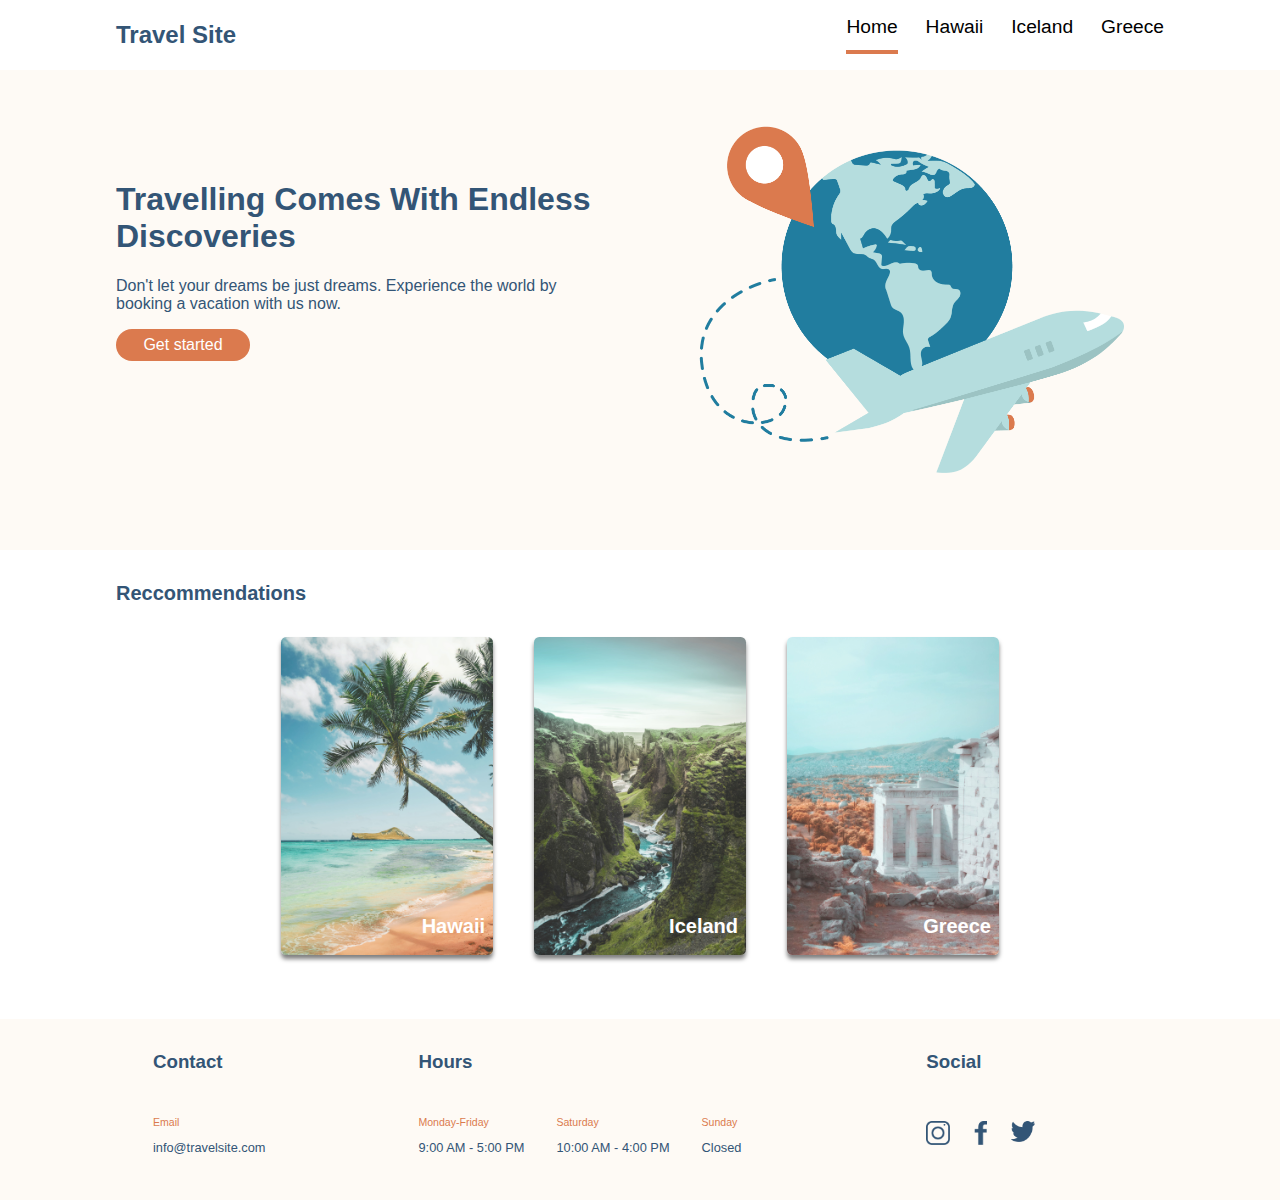
<file: index.html>
<!DOCTYPE html>
<html lang="en">
<head>
	<meta charset="UTF-8">
	<meta name="viewport" content="width=device-width, initial-scale=1.0">
	<link rel="stylesheet" href="./css/global.css">
	<link rel="stylesheet" href="./css/main.css">
	<title>Travel-site</title>
</head>
<body>
	<header>
		<nav class = "nav__header">
			<h2 class = "nav__header__title">Travel Site</h2>
			<ul class="nav__header__link-container">
				<li class="nav__header__link">
					<a href="#" class="nav__header__link-text">Home</a>
					<span class="nav__header__link-underline"></span>
				</li>				
				<li class="nav__header__link">
					<a href="./pages/hawaii.html" class="nav__header__link-text">Hawaii</a>
					<span class="nav__header__link-underline nav__header__link-underline--hidden"></span>
				</li>				
				<li class="nav__header__link">
					<a href="./pages/iceland.html" class="nav__header__link-text">Iceland</a>
					<span class="nav__header__link-underline nav__header__link-underline--hidden"></span>
				</li>				
				<li class="nav__header__link">
					<a href="./pages/greece.html" class="nav__header__link-text">Greece</a>
					<span class="nav__header__link-underline nav__header__link-underline--hidden"></span>
				</li>				
			</ul>
		</nav>	
	</header>
	<section class = "hero__block">
		<div class="hero__text-block">
			<h1 class="hero__slogan">Travelling Comes With Endless Discoveries</h1>
			<p class="hero__description">
			Don't let your dreams be just dreams. Experience the world by booking a vacation with us now.
			</p>
			<button form="" class="btn__style">Get started</button>
		</div>
		<figure>
			<img src="./assets/images/hero.png" alt="Hero image" class="hero__img">
		</figure>
	</section>
	<main>
		<div class="mc__block">
			<h2 class="mc__title">Reccommendations</h2>
			<div class="mc__card__parent">
				<a href="./pages/hawaii.html" class="mc__card-link">
					<div class="mc__card mc__card--hawaii">
						<h2 class="mc__card-name">Hawaii</h2>
					</div>
				</a>
				<a href="./pages/iceland.html" class="mc__card-link">
					<div class="mc__card mc__card--iceland">
						<h2 class="mc__card-name">Iceland</h2>
					</div>
				</a>
				<a href="./pages/greece.html" class="mc__card-link">
					<div class="mc__card mc__card--greece">
						<h2 class="mc__card-name">Greece</h2>
					</div>
				</a>
			</div>
		</div>
	</main>
	<footer>
		<nav class="nav__footer">
			<div class="nav__footer__contacts">
				<h3 class="nav__footer__title">Contact</h3>
				<p class="nav__footer__title-sub">Email</p>
				<p class="nav__footer__info">info@travelsite.com</p>
			</div>
			<div class="nav__footer__oop">
				<h3 class="nav__footer__title">Hours</h3>
				<div class="nav__footer__time-box">
					<div class="nav__footer__time-sub-box">
						<p class="nav__footer__title-sub">Monday-Friday</p>
						<p class="nav__footer__info">9:00 AM - 5:00 PM</p>
					</div>
					<div class="nav__footer__time-sub-box">
						<p class="nav__footer__title-sub">Saturday</p>
						<p class="nav__footer__info">10:00 AM - 4:00 PM</p>
					</div>
					<div class="nav__footer__time-sub-box">
						<p class="nav__footer__title-sub">Sunday</p>
						<p class="nav__footer__info">Closed</p>
					</div>
				</div>
			</div>
			<div class="nav__footer__social">
				<h3 class="nav__footer__title">Social</h3>
				<div class="nav__footer__icon-container">
					<a href="https://instagram.com/" class="nav__footer__icon-link">
						<img src="./assets/images/icon-instagram.png" alt="Instagram Icon" class="nav__footer__icon">
					</a>
					<a href="https://facebook.com/" class="nav__footer__icon-link">
						<img src="./assets/images/icon-facebook.png" alt="Facebook Icon" class="nav__footer__icon">
					</a>
					<a href="https://twitter.com/" class="nav__footer__icon-link">
						<img src="./assets/images/icon-twitter.png" alt="Twitter Icon" class="nav__footer__icon">
					</a>
				</div>
			</div>
		</nav>
	</footer>
</body>
</html>
</file>
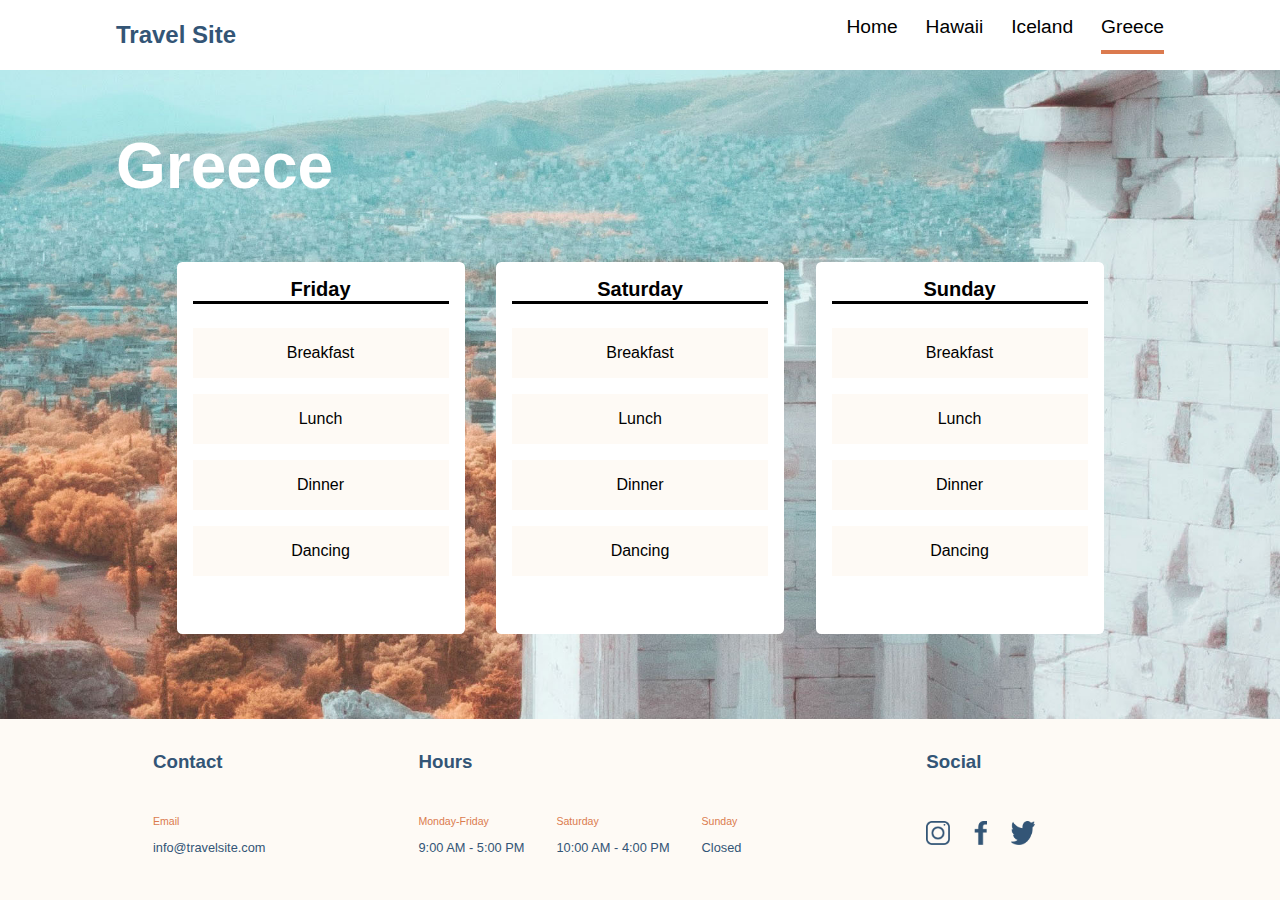
<file: pages/greece.html>
<!DOCTYPE html>
<html lang="en">
<head>
	<meta charset="UTF-8">
	<meta name="viewport" content="width=device-width, initial-scale=1.0">
	<link rel="stylesheet" href="../css/global.css">
	<link rel="stylesheet" href="../css/destination.css">
	<title>Greece-page</title>
</head>
<body>
	<header>
		<nav class = "nav__header">
			<h2 class = "nav__header__title">Travel Site</h2>
			<ul class="nav__header__link-container">
				<li class="nav__header__link">
					<a href="../index.html" class="nav__header__link-text">Home</a>
					<span class="nav__header__link-underline nav__header__link-underline--hidden"></span>
				</li>				
				<li class="nav__header__link">
					<a href="./hawaii.html" class="nav__header__link-text">Hawaii</a>
					<span class="nav__header__link-underline nav__header__link-underline--hidden"></span>
				</li>				
				<li class="nav__header__link">
					<a href="./iceland.html" class="nav__header__link-text">Iceland</a>
					<span class="nav__header__link-underline nav__header__link-underline--hidden"></span>
				</li>				
				<li class="nav__header__link">
					<a href="./greece.html" class="nav__header__link-text">Greece</a>
					<span class="nav__header__link-underline"></span>
				</li>				
			</ul>
		</nav>	
	</header>
	<section class="hero__block hero__block--greece">
		<h1 class="hero__title">Greece</h1>
		<div class="hero__schedule-block">
			<div class="hero__schedule-card">
				<h1 class="hero__day">Friday</h1>
				<span class="hero__day-underline"></span>
				<ul class="hero__schedule-list">
					<li class="hero__schedule"><p class="hero__schedul-text">Breakfast</p></li>
					<li class="hero__schedule"><p class="hero__schedul-text">Lunch</p></li>
					<li class="hero__schedule"><p class="hero__schedul-text">Dinner</p></li>
					<li class="hero__schedule"><p class="hero__schedul-text">Dancing</p></li>
				</ul>
			</div>
			<div class="hero__schedule-card">
				<h1 class="hero__day">Saturday</h1>
				<span class="hero__day-underline"></span>
				<ul class="hero__schedule-list">
					<li class="hero__schedule"><p class="hero__schedul-text">Breakfast</p></li>
					<li class="hero__schedule"><p class="hero__schedul-text">Lunch</p></li>
					<li class="hero__schedule"><p class="hero__schedul-text">Dinner</p></li>
					<li class="hero__schedule"><p class="hero__schedul-text">Dancing</p></li>
				</ul>
			</div>
			<div class="hero__schedule-card">
				<h1 class="hero__day">Sunday</h1>
				<span class="hero__day-underline"></span>
				<ul class="hero__schedule-list">
					<li class="hero__schedule"><p class="hero__schedul-text">Breakfast</p></li>
					<li class="hero__schedule"><p class="hero__schedul-text">Lunch</p></li>
					<li class="hero__schedule"><p class="hero__schedul-text">Dinner</p></li>
					<li class="hero__schedule"><p class="hero__schedul-text">Dancing</p></li>
				</ul>
			</div>
		</div>
	</section>
	<footer>
		<nav class="nav__footer">
			<div class="nav__footer__contacts">
				<h3 class="nav__footer__title">Contact</h3>
				<p class="nav__footer__title-sub">Email</p>
				<p class="nav__footer__info">info@travelsite.com</p>
			</div>
			<div class="nav__footer__oop">
				<h3 class="nav__footer__title">Hours</h3>
				<div class="nav__footer__time-box">
					<div class="nav__footer__time-sub-box">
						<p class="nav__footer__title-sub">Monday-Friday</p>
						<p class="nav__footer__info">9:00 AM - 5:00 PM</p>
					</div>
					<div class="nav__footer__time-sub-box">
						<p class="nav__footer__title-sub">Saturday</p>
						<p class="nav__footer__info">10:00 AM - 4:00 PM</p>
					</div>
					<div class="nav__footer__time-sub-box">
						<p class="nav__footer__title-sub">Sunday</p>
						<p class="nav__footer__info">Closed</p>
					</div>
				</div>
			</div>
			<div class="nav__footer__social">
				<h3 class="nav__footer__title">Social</h3>
				<div class="nav__footer__icon-container">
					<img src="../assets/images/icon-instagram.png" alt="Instagram Icon" class="nav__footer__icon">
					<img src="../assets/images/icon-facebook.png" alt="Facebook Icon" class="nav__footer__icon">
					<img src="../assets/images/icon-twitter.png" alt="Twitter Icon" class="nav__footer__icon">
				</div>
			</div>
		</nav>
	</footer>
</body>
</html>
</file>
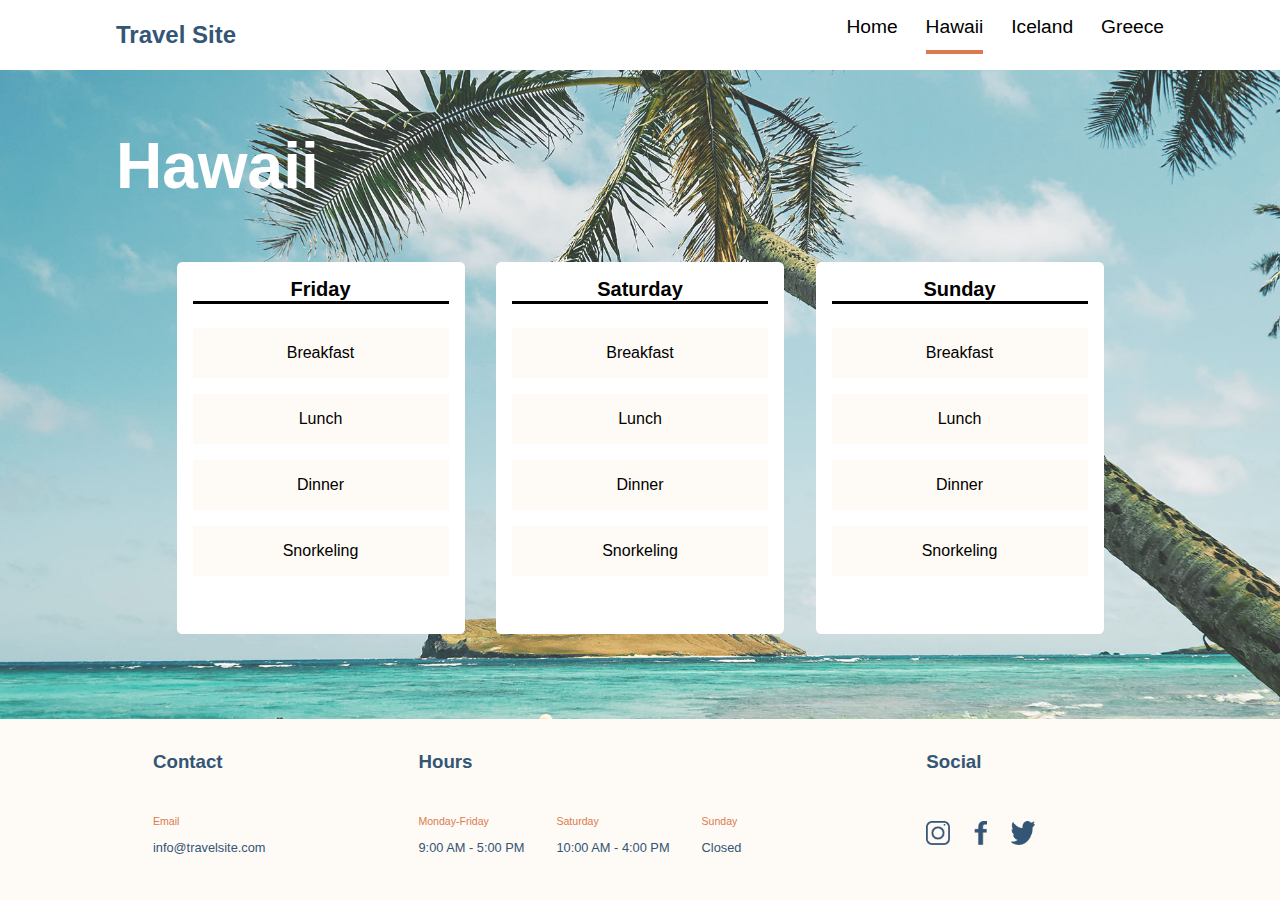
<file: pages/hawaii.html>
<!DOCTYPE html>
<html lang="en">
<head>
	<meta charset="UTF-8">
	<meta name="viewport" content="width=device-width, initial-scale=1.0">
	<link rel="stylesheet" href="../css/global.css">
	<link rel="stylesheet" href="../css/destination.css">
	<title>Hawaii-page</title>
</head>
<body>
	<header>
		<nav class = "nav__header">
			<h2 class = "nav__header__title">Travel Site</h2>
			<ul class="nav__header__link-container">
				<li class="nav__header__link">
					<a href="../index.html" class="nav__header__link-text">Home</a>
					<span class="nav__header__link-underline nav__header__link-underline--hidden"></span>
				</li>				
				<li class="nav__header__link">
					<a href="./hawaii.html" class="nav__header__link-text">Hawaii</a>
					<span class="nav__header__link-underline"></span>
				</li>				
				<li class="nav__header__link">
					<a href="./iceland.html" class="nav__header__link-text">Iceland</a>
					<span class="nav__header__link-underline nav__header__link-underline--hidden"></span>
				</li>				
				<li class="nav__header__link">
					<a href="./greece.html" class="nav__header__link-text">Greece</a>
					<span class="nav__header__link-underline nav__header__link-underline--hidden"></span>
				</li>				
			</ul>
		</nav>	
	</header>
	<section class="hero__block hero__block--hawaii">
		<h1 class="hero__title">Hawaii</h1>
		<div class="hero__schedule-block">
			<div class="hero__schedule-card">
				<h1 class="hero__day">Friday</h1>
				<span class="hero__day-underline"></span>
				<ul class="hero__schedule-list">
					<li class="hero__schedule"><p class="hero__schedul-text">Breakfast</p></li>
					<li class="hero__schedule"><p class="hero__schedul-text">Lunch</p></li>
					<li class="hero__schedule"><p class="hero__schedul-text">Dinner</p></li>
					<li class="hero__schedule"><p class="hero__schedul-text">Snorkeling</p></li>
				</ul>
			</div>
			<div class="hero__schedule-card">
				<h1 class="hero__day">Saturday</h1>
				<span class="hero__day-underline"></span>
				<ul class="hero__schedule-list">
					<li class="hero__schedule"><p class="hero__schedul-text">Breakfast</p></li>
					<li class="hero__schedule"><p class="hero__schedul-text">Lunch</p></li>
					<li class="hero__schedule"><p class="hero__schedul-text">Dinner</p></li>
					<li class="hero__schedule"><p class="hero__schedul-text">Snorkeling</p></li>
				</ul>
			</div>
			<div class="hero__schedule-card">
				<h1 class="hero__day">Sunday</h1>
				<span class="hero__day-underline"></span>
				<ul class="hero__schedule-list">
					<li class="hero__schedule"><p class="hero__schedul-text">Breakfast</p></li>
					<li class="hero__schedule"><p class="hero__schedul-text">Lunch</p></li>
					<li class="hero__schedule"><p class="hero__schedul-text">Dinner</p></li>
					<li class="hero__schedule"><p class="hero__schedul-text">Snorkeling</p></li>
				</ul>
			</div>
		</div>
	</section>
	<footer>
		<nav class="nav__footer">
			<div class="nav__footer__contacts">
				<h3 class="nav__footer__title">Contact</h3>
				<p class="nav__footer__title-sub">Email</p>
				<p class="nav__footer__info">info@travelsite.com</p>
			</div>
			<div class="nav__footer__oop">
				<h3 class="nav__footer__title">Hours</h3>
				<div class="nav__footer__time-box">
					<div class="nav__footer__time-sub-box">
						<p class="nav__footer__title-sub">Monday-Friday</p>
						<p class="nav__footer__info">9:00 AM - 5:00 PM</p>
					</div>
					<div class="nav__footer__time-sub-box">
						<p class="nav__footer__title-sub">Saturday</p>
						<p class="nav__footer__info">10:00 AM - 4:00 PM</p>
					</div>
					<div class="nav__footer__time-sub-box">
						<p class="nav__footer__title-sub">Sunday</p>
						<p class="nav__footer__info">Closed</p>
					</div>
				</div>
			</div>
			<div class="nav__footer__social">
				<h3 class="nav__footer__title">Social</h3>
				<div class="nav__footer__icon-container">
					<img src="../assets/images/icon-instagram.png" alt="Instagram Icon" class="nav__footer__icon">
					<img src="../assets/images/icon-facebook.png" alt="Facebook Icon" class="nav__footer__icon">
					<img src="../assets/images/icon-twitter.png" alt="Twitter Icon" class="nav__footer__icon">
				</div>
			</div>
		</nav>
	</footer>
</body>
</html>
</file>
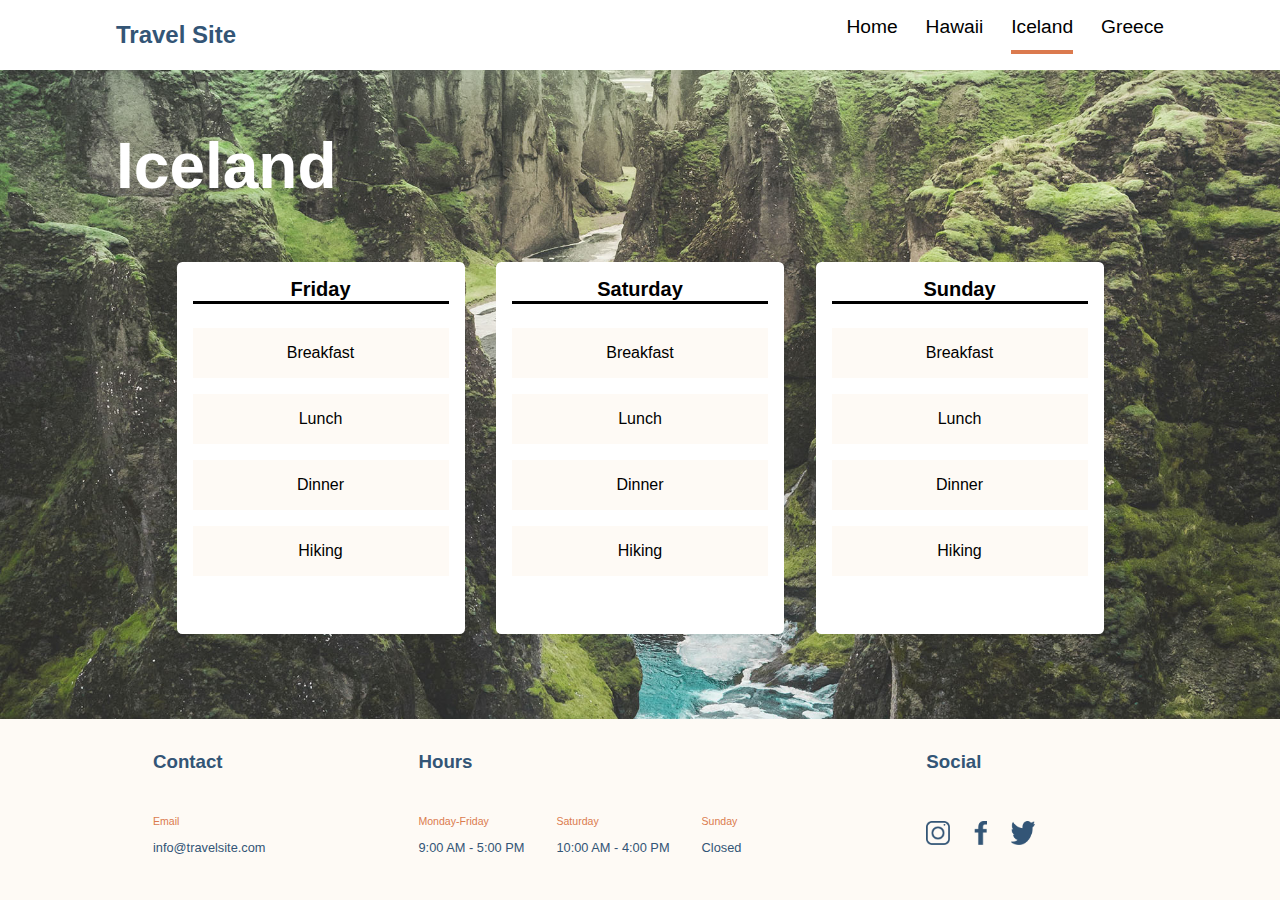
<file: pages/iceland.html>
<!DOCTYPE html>
<html lang="en">
<head>
	<meta charset="UTF-8">
	<meta name="viewport" content="width=device-width, initial-scale=1.0">
	<link rel="stylesheet" href="../css/global.css">
	<link rel="stylesheet" href="../css/destination.css">
	<title>Iceland-page</title>
</head>
<body>
	<header>
		<nav class = "nav__header">
			<h2 class = "nav__header__title">Travel Site</h2>
			<ul class="nav__header__link-container">
				<li class="nav__header__link">
					<a href="../index.html" class="nav__header__link-text">Home</a>
					<span class="nav__header__link-underline nav__header__link-underline--hidden"></span>
				</li>				
				<li class="nav__header__link">
					<a href="./hawaii.html" class="nav__header__link-text">Hawaii</a>
					<span class="nav__header__link-underline nav__header__link-underline--hidden"></span>
				</li>				
				<li class="nav__header__link">
					<a href="./iceland.html" class="nav__header__link-text">Iceland</a>
					<span class="nav__header__link-underline"></span>
				</li>				
				<li class="nav__header__link">
					<a href="./greece.html" class="nav__header__link-text">Greece</a>
					<span class="nav__header__link-underline nav__header__link-underline--hidden"></span>
				</li>				
			</ul>
		</nav>	
	</header>
	<section class="hero__block hero__block--iceland">
		<h1 class="hero__title">Iceland</h1>
		<div class="hero__schedule-block">
			<div class="hero__schedule-card">
				<h1 class="hero__day">Friday</h1>
				<span class="hero__day-underline"></span>
				<ul class="hero__schedule-list">
					<li class="hero__schedule"><p class="hero__schedul-text">Breakfast</p></li>
					<li class="hero__schedule"><p class="hero__schedul-text">Lunch</p></li>
					<li class="hero__schedule"><p class="hero__schedul-text">Dinner</p></li>
					<li class="hero__schedule"><p class="hero__schedul-text">Hiking</p></li>
				</ul>
			</div>
			<div class="hero__schedule-card">
				<h1 class="hero__day">Saturday</h1>
				<span class="hero__day-underline"></span>
				<ul class="hero__schedule-list">
					<li class="hero__schedule"><p class="hero__schedul-text">Breakfast</p></li>
					<li class="hero__schedule"><p class="hero__schedul-text">Lunch</p></li>
					<li class="hero__schedule"><p class="hero__schedul-text">Dinner</p></li>
					<li class="hero__schedule"><p class="hero__schedul-text">Hiking</p></li>
				</ul>
			</div>
			<div class="hero__schedule-card">
				<h1 class="hero__day">Sunday</h1>
				<span class="hero__day-underline"></span>
				<ul class="hero__schedule-list">
					<li class="hero__schedule"><p class="hero__schedul-text">Breakfast</p></li>
					<li class="hero__schedule"><p class="hero__schedul-text">Lunch</p></li>
					<li class="hero__schedule"><p class="hero__schedul-text">Dinner</p></li>
					<li class="hero__schedule"><p class="hero__schedul-text">Hiking</p></li>
				</ul>
			</div>
		</div>
	</section>
	<footer>
		<nav class="nav__footer">
			<div class="nav__footer__contacts">
				<h3 class="nav__footer__title">Contact</h3>
				<p class="nav__footer__title-sub">Email</p>
				<p class="nav__footer__info">info@travelsite.com</p>
			</div>
			<div class="nav__footer__oop">
				<h3 class="nav__footer__title">Hours</h3>
				<div class="nav__footer__time-box">
					<div class="nav__footer__time-sub-box">
						<p class="nav__footer__title-sub">Monday-Friday</p>
						<p class="nav__footer__info">9:00 AM - 5:00 PM</p>
					</div>
					<div class="nav__footer__time-sub-box">
						<p class="nav__footer__title-sub">Saturday</p>
						<p class="nav__footer__info">10:00 AM - 4:00 PM</p>
					</div>
					<div class="nav__footer__time-sub-box">
						<p class="nav__footer__title-sub">Sunday</p>
						<p class="nav__footer__info">Closed</p>
					</div>
				</div>
			</div>
			<div class="nav__footer__social">
				<h3 class="nav__footer__title">Social</h3>
				<div class="nav__footer__icon-container">
					<img src="../assets/images/icon-instagram.png" alt="Instagram Icon" class="nav__footer__icon">
					<img src="../assets/images/icon-facebook.png" alt="Facebook Icon" class="nav__footer__icon">
					<img src="../assets/images/icon-twitter.png" alt="Twitter Icon" class="nav__footer__icon">
				</div>
			</div>
		</nav>
	</footer>
</body>
</html>
</file>
<file: css/global.css>
/* Boiler Plates */

html{
	height: 100%;
	margin:0;
	padding:0;
}
body{
	min-height: 100%;
	margin: 0;
	background-color: #FFFFFF;
	font-family: Verdana, Geneva, Tahoma, sans-serif;
	display: flex;
	flex-direction: column;
	justify-content: space-between;

}

/* Header */

.nav__header{
	box-sizing: border-box;
	display:flex;
	flex-direction:row ;
	align-items: center;
	justify-content: space-between;
}
.nav__header__title{
	color: #335576;
	padding-left:7.25rem;
	text-align: center;
}
.nav__header__link-container{
	display:flex;
	flex-direction:row ;
	padding-right: 7.25rem;
}
.nav__header__link{
	list-style-type: none;
	padding-left: 1.75rem;
	display:block;
}

.nav__header__link-text{
	text-decoration: none;
	font-size: 1.2rem;
	color:black;
	display: block;
	padding-bottom: 0.75rem;
	position: relative;
}
.nav__header__link-underline{
	background-color: #DB7A4E;
	display: block;
	height: 0.25rem;
	width: inherit;
}
.nav__header__link-underline--hidden{
	visibility: hidden;
}

/* Diving Deeper */

.nav__header__link-text::after{
	content: "";
	position: absolute;
	background-color: #335576;
	height: 0.1rem;
	width:0;
	left: 0;
	bottom: 0.75rem;
	transform: scale(0,1);
	transition: 200ms cubic-bezier(0, 0.32, 0, 1.08);
	
}
.nav__header__link-text:hover::after{
	width:100%;
	transform: scale(1,1);
}
/* Footer */

.nav__footer{
	background-color: #FEFAF5;
	display: flex;
	justify-content: space-evenly;
	margin-top: auto;

}
.nav__footer__oop{
	padding-bottom: 2rem;
}
.nav__footer__time-box{
	display: flex;
	justify-content: flex-start;
	
}
.nav__footer__time-sub-box{
	padding-right: 2rem;
}
.nav__footer__title{
	color: #335576;
	margin:0;
	padding: 2rem 0;
}
.nav__footer__title-sub{
	color: #DB7A4E;
	font-size: 0.66rem;
}
.nav__footer__info{
	color: #335576;
	font-size: 0.8rem;
}
.nav__footer__social{
	flex-grow:0.1;
}
.nav__footer__icon-container{
	display:flex;
	justify-content: flex-start;
}
.nav__footer__icon{
	max-height: 1.5rem;
	max-width: 1.5rem;
	padding: 1rem 1.5rem 1rem 0;
}
.nav__footer__icon-link{
	text-decoration: none;
}
</file>
<file: css/main.css>
/* HERO SECTION */

.hero__block{
	background-color: #FEFAF5;
	display: flex;
	justify-content: space-between;
	max-height: 510px;
}
.hero__text-block{
	box-sizing: border-box;
	padding-top: 5.625rem;
}
.hero__slogan{
	font-size: 2rem;
	color:#335576;
	max-width: 481px;
	padding-left: 7.25rem;
}
.hero__description{
	color: #335576;
	max-width: 552px;
	padding-left: 7.25rem;
}
.btn__style-text{
	text-decoration: none;
	box-sizing: border-box;
}
.btn__style{
	color: #FFFF;
	background-color: #DB7A4E;
	width: 8.375rem;
	margin-left: 7.25rem;
	height: 2rem;
	display: block;
	text-align: center;
	box-sizing: border-box;
	font-size: 1rem;
	border-radius: 1rem;
	border:none;
}
.hero__img{
	background-size: cover;
	height:22.25rem;
	width:auto;
	max-width: 456px;
	max-height:456px;
	padding: 2rem 7.25rem 3.5rem 2.813rem;
}

/* Main Content */

.mc__block{
background-color: #FFFF;
}
.mc__title{
	color: #335576;
	font-size: 1.25rem;
	padding: 2rem 7.25rem;
	margin: 0;
}
.mc__card__parent{
	display: flex;
	justify-content: space-evenly;
	align-items: center;
	margin: 0 16rem;
	padding-bottom: 4rem;
}
.mc__card{
	min-width:212px;
	min-height:318px;
	background-position:center ;
	background-size: cover;
	margin: 0 1rem;
	border-radius: 0.33rem;
	box-shadow: 0 0.25rem 0.25rem rgba(0, 0, 0, 0.5);
	display:flex;
	flex-direction: column-reverse;
	align-items: flex-end;
}
.mc__card--hawaii{
	background-image: url("../assets/images/hawaii.jpg");
}
.mc__card--iceland{
	background-image: url("../assets/images/iceland.jpg");

}
.mc__card--greece{
	background-image: url("../assets/images/greece.jpg");
}
.mc__card-name{
	color: #FFFF;
	font-size: 1.25rem;
	padding: 0 0.5rem;
}
.mc__card-link{
	text-decoration: none;
}
/* Diving Deeper */

.mc__card-link:hover .mc__card{
	transition: 150ms ease-in;
	opacity: 0.3;
}
</file>
<file: css/destination.css>
/* Hero */

.hero__block{
	background-size: cover;
	background-position: center;
	height: 100%;
	box-sizing: border-box;
	flex-grow:1;
	
}
.hero__block--hawaii{
	background-image: url("../assets/images/hawaii.jpg");
}
.hero__block--iceland{
	background-image: url("../assets/images/iceland.jpg");
}
.hero__block--greece{
	background-image: url("../assets/images/greece.jpg");
}
.hero__title{
	font-size: 4rem;
	color: #FFFF;
	padding: 1rem 7.25rem;
}
.hero__schedule-block{
	display:flex;
	justify-content: space-evenly;
	padding: 0 9.063rem;

}
.hero__schedule-card{
	min-width: 256px;
	min-height: 356px;
	background-color: #FFFF;
	padding: 1rem 1rem 0 1rem;
	border-radius: 0.33rem;
}
.hero__day{
	font-size:1.25rem;
	text-align: center;
	margin:0;
}
.hero__day-underline{
	background-color: black;
	display: block;
	height: 0.2rem;
	width: inherit;
}
.hero__schedule-list{
	list-style-type: none;
	display:flex;
	flex-direction: column;
	justify-content: space-evenly;
	min-height: auto;
	text-align: center;
	padding: 0;
}
.hero__schedule{
	height:50px;
	background-color: #FEFAF5;
	margin: 0.5rem 0;
}
</file>
